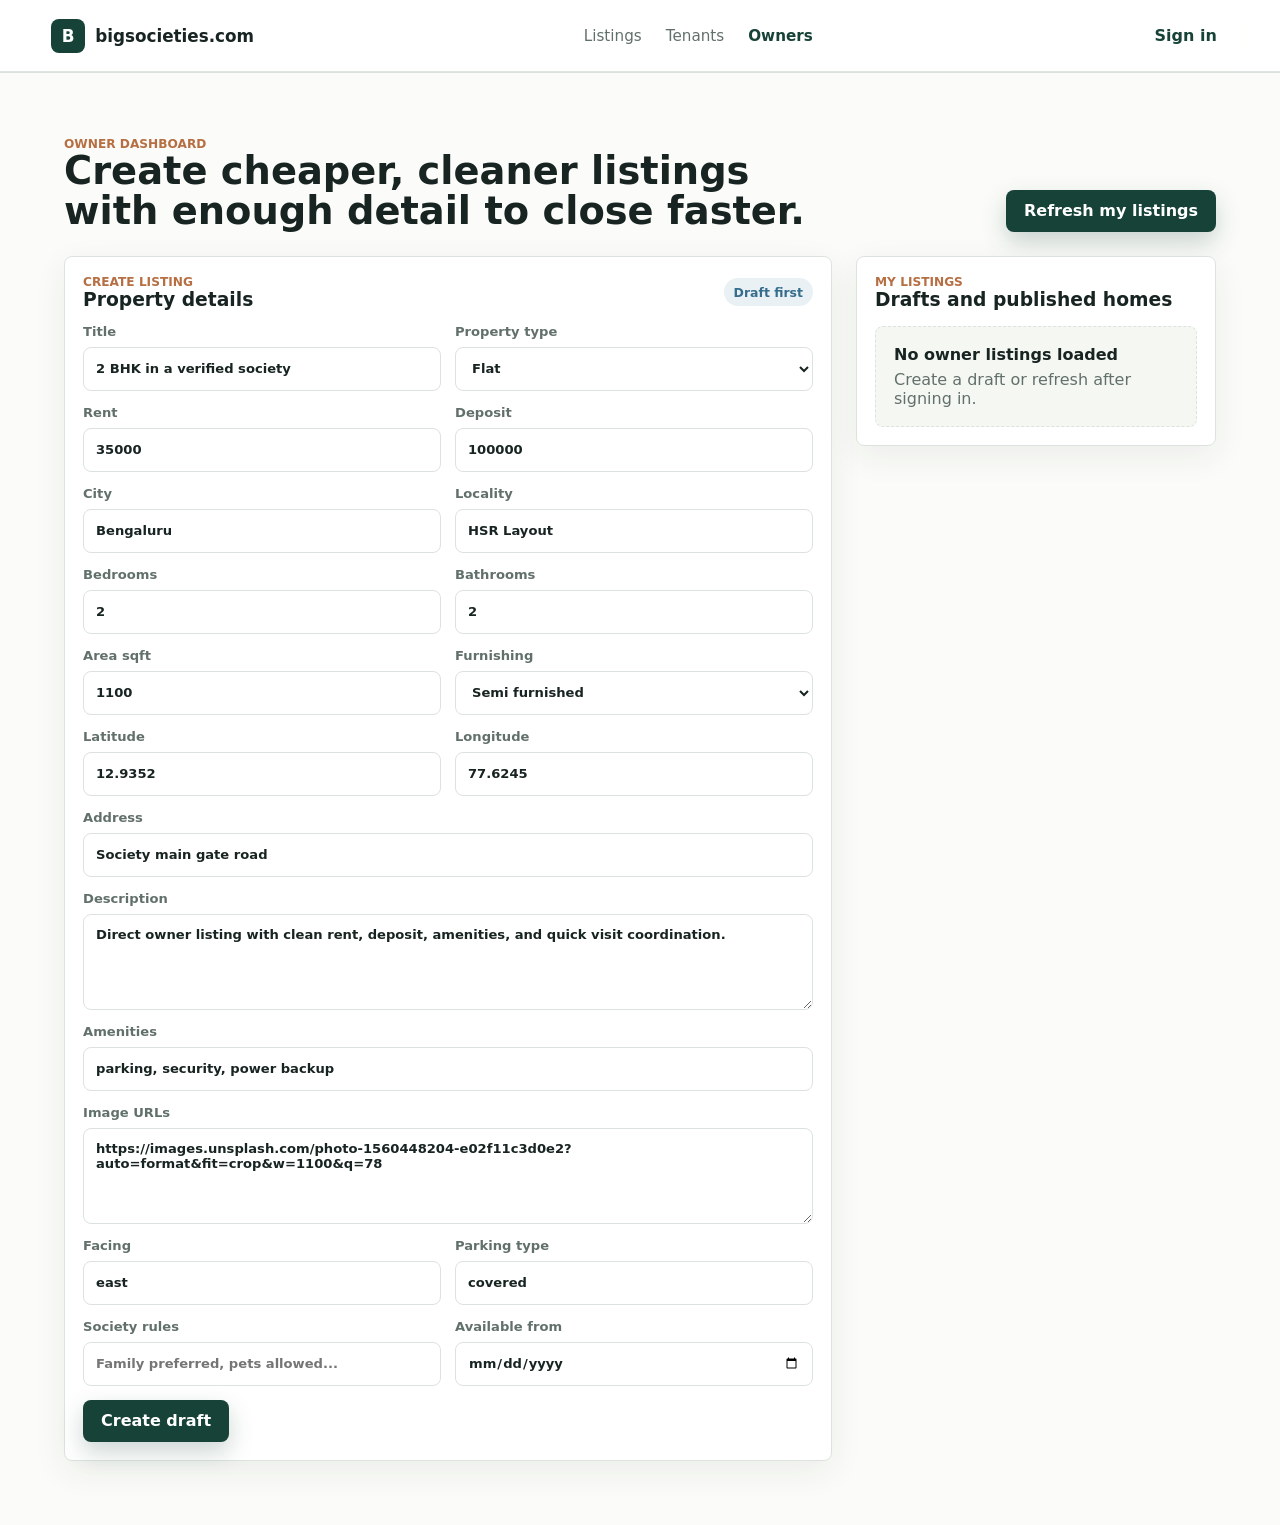
<file: frontend/owner-dashboard.html>
<!doctype html>
<html lang="en">
  <head>
    <meta charset="utf-8" />
    <meta name="viewport" content="width=device-width, initial-scale=1" />
    <title>Owner dashboard | bigsocieties.com</title>
    <link rel="stylesheet" href="./styles.css" />
  </head>
  <body data-page="owner">
    <header class="topbar">
      <a class="brand" href="./index.html" aria-label="bigsocieties.com home">
        <span class="brand-mark">B</span>
        <span>bigsocieties.com</span>
      </a>
      <nav class="nav-links" aria-label="Primary navigation">
        <a href="./index.html#listings">Listings</a>
        <a href="./tenant-dashboard.html">Tenants</a>
        <a class="active" href="./owner-dashboard.html">Owners</a>
      </nav>
      <div class="topbar-actions">
        <button class="ghost-button" id="open-login" type="button">Sign in</button>
      </div>
    </header>

    <main>
      <section class="dashboard-shell dashboard-page-hero" id="owner-dashboard">
        <div class="dashboard-heading">
          <div>
            <p class="eyebrow">Owner dashboard</p>
            <h2>Create cheaper, cleaner listings with enough detail to close faster.</h2>
          </div>
          <button class="primary-button" id="load-owner-listings" type="button">Refresh my listings</button>
        </div>

        <div class="owner-dashboard-grid">
          <form class="dashboard-panel listing-editor" id="create-listing-form">
            <div class="panel-heading">
              <div>
                <p class="eyebrow">Create listing</p>
                <h3>Property details</h3>
              </div>
              <span class="draft-badge">Draft first</span>
            </div>
            <div class="form-grid">
              <label>Title <input id="owner-title" required minlength="5" value="2 BHK in a verified society" /></label>
              <label>Property type <select id="owner-property-type"><option value="flat">Flat</option><option value="plot">Plot</option></select></label>
              <label>Rent <input id="owner-rent" required type="number" min="1" step="1000" value="35000" /></label>
              <label>Deposit <input id="owner-deposit" required type="number" min="0" step="1000" value="100000" /></label>
              <label>City <input id="owner-city" required value="Bengaluru" /></label>
              <label>Locality <input id="owner-locality" required value="HSR Layout" /></label>
              <label>Bedrooms <input id="owner-bedrooms" type="number" min="0" max="20" value="2" /></label>
              <label>Bathrooms <input id="owner-bathrooms" type="number" min="0" max="20" value="2" /></label>
              <label>Area sqft <input id="owner-area" type="number" min="1" value="1100" /></label>
              <label>Furnishing <select id="owner-furnishing"><option value="">Not applicable</option><option value="unfurnished">Unfurnished</option><option value="semi_furnished" selected>Semi furnished</option><option value="fully_furnished">Fully furnished</option></select></label>
              <label>Latitude <input id="owner-latitude" required type="number" step="0.000001" value="12.9352" /></label>
              <label>Longitude <input id="owner-longitude" required type="number" step="0.000001" value="77.6245" /></label>
            </div>
            <label>Address <input id="owner-address" required value="Society main gate road" /></label>
            <label>Description <textarea id="owner-description" required minlength="20">Direct owner listing with clean rent, deposit, amenities, and quick visit coordination.</textarea></label>
            <label>Amenities <input id="owner-amenities" value="parking, security, power backup" /></label>
            <label>Image URLs <textarea id="owner-images" placeholder="One image URL per line">https://images.unsplash.com/photo-1560448204-e02f11c3d0e2?auto=format&fit=crop&w=1100&q=78</textarea></label>
            <div class="form-grid">
              <label>Facing <input id="owner-facing" value="east" /></label>
              <label>Parking type <input id="owner-parking-type" value="covered" /></label>
              <label>Society rules <input id="owner-rules" placeholder="Family preferred, pets allowed..." /></label>
              <label>Available from <input id="owner-available-from" type="date" /></label>
            </div>
            <div class="form-actions">
              <button class="primary-button" type="submit">Create draft</button>
              <output id="owner-create-output"></output>
            </div>
          </form>

          <aside class="dashboard-panel owner-list-panel">
            <div class="panel-heading">
              <div>
                <p class="eyebrow">My listings</p>
                <h3>Drafts and published homes</h3>
              </div>
            </div>
            <div class="owner-listings" id="owner-listings"></div>
          </aside>
        </div>
      </section>
    </main>

    <dialog class="auth-dialog" id="auth-dialog">
      <form method="dialog" class="dialog-shell">
        <button class="close-button" aria-label="Close" value="cancel">×</button>
        <div>
          <h2>Account access</h2>
          <p>Sign in or create a tenant/owner account.</p>
        </div>
        <div class="segmented-control auth-tabs" role="tablist" aria-label="Authentication mode">
          <button class="segment active" type="button" data-auth-mode="login">Sign in</button>
          <button class="segment" type="button" data-auth-mode="register">Register</button>
        </div>
        <label>Email <input id="login-email" type="email" autocomplete="email" /></label>
        <label>Password <input id="login-password" type="password" autocomplete="current-password" /></label>
        <div class="register-only">
          <label>Role <select id="register-role"><option value="tenant">Tenant</option><option value="owner">Owner</option></select></label>
          <label>Phone <input id="register-phone" type="tel" autocomplete="tel" placeholder="Optional" /></label>
        </div>
        <button class="primary-button" id="login-button" type="button">Sign in</button>
        <output id="login-output"></output>
      </form>
    </dialog>

    <script src="./config.js"></script>
    <script src="./app.js" type="module"></script>
  </body>
</html>
</file>
<file: frontend/styles.css>
:root {
  color-scheme: light;
  --ink: #182421;
  --muted: #62706c;
  --line: #dce3df;
  --paper: #ffffff;
  --wash: #f5f7f2;
  --forest: #164237;
  --leaf: #28745f;
  --clay: #b66f43;
  --sun: #f4c95d;
  --blue: #366d8c;
  --shadow: 0 18px 50px rgba(24, 36, 33, 0.14);
  font-family:
    Inter, ui-sans-serif, system-ui, -apple-system, BlinkMacSystemFont, "Segoe UI",
    sans-serif;
}

* {
  box-sizing: border-box;
}

html {
  scroll-behavior: smooth;
}

body {
  margin: 0;
  color: var(--ink);
  background: var(--wash);
}

button,
input,
select,
textarea {
  font: inherit;
}

button {
  cursor: pointer;
}

.topbar {
  position: sticky;
  top: 0;
  z-index: 20;
  display: grid;
  grid-template-columns: auto 1fr auto;
  align-items: center;
  gap: 24px;
  min-height: 72px;
  padding: 12px clamp(18px, 4vw, 56px);
  background: rgba(255, 255, 255, 0.91);
  border-bottom: 1px solid rgba(220, 227, 223, 0.88);
  backdrop-filter: blur(16px);
}

.brand,
.nav-links a {
  color: inherit;
  text-decoration: none;
}

.brand {
  display: inline-flex;
  align-items: center;
  gap: 10px;
  font-weight: 800;
  font-size: 1.05rem;
}

.brand-mark {
  display: grid;
  place-items: center;
  width: 34px;
  height: 34px;
  color: #fff;
  background: var(--forest);
  border-radius: 8px;
}

.nav-links {
  display: flex;
  justify-content: center;
  gap: 24px;
  color: var(--muted);
  font-size: 0.95rem;
}

.nav-links a.active {
  color: var(--forest);
  font-weight: 850;
}

body[data-page="home"] .page-surface:not(.home-surface),
body[data-page="tenant"] .page-surface:not(.tenant-surface),
body[data-page="owner"] .page-surface:not(.owner-surface) {
  display: none;
}

.topbar-actions {
  display: flex;
  gap: 10px;
}

.primary-button,
.secondary-button,
.ghost-button,
.text-button {
  min-height: 42px;
  border: 0;
  border-radius: 8px;
  font-weight: 750;
}

.primary-button {
  display: inline-flex;
  align-items: center;
  justify-content: center;
  color: #fff;
  background: var(--forest);
  padding: 0 18px;
  box-shadow: 0 10px 24px rgba(22, 66, 55, 0.22);
  text-decoration: none;
}

.secondary-button {
  color: var(--forest);
  background: #e9f2ed;
  padding: 0 16px;
}

.ghost-button,
.text-button {
  color: var(--forest);
  background: transparent;
  padding: 0 12px;
}

.hero {
  position: relative;
  min-height: min(760px, calc(100vh - 24px));
  display: grid;
  align-items: end;
  padding: clamp(24px, 5vw, 72px);
  overflow: hidden;
}

.hero-media {
  position: absolute;
  inset: 0;
  background:
    linear-gradient(90deg, rgba(10, 29, 25, 0.86), rgba(10, 29, 25, 0.45), rgba(10, 29, 25, 0.18)),
    url("https://images.unsplash.com/photo-1600585154340-be6161a56a0c?auto=format&fit=crop&w=1800&q=82")
      center / cover;
}

.hero-content {
  position: relative;
  width: min(100%, 1120px);
  display: grid;
  gap: 18px;
  color: #fff;
}

.eyebrow {
  margin: 0;
  color: var(--clay);
  font-weight: 850;
  font-size: 0.76rem;
  letter-spacing: 0;
  text-transform: uppercase;
}

.hero .eyebrow {
  color: var(--sun);
}

h1,
h2,
p {
  margin-top: 0;
}

h1 {
  margin-bottom: 0;
  font-size: clamp(4rem, 11vw, 9rem);
  line-height: 0.88;
  letter-spacing: 0;
}

h2 {
  margin-bottom: 8px;
  font-size: clamp(1.55rem, 3vw, 2.5rem);
  line-height: 1.05;
  letter-spacing: 0;
}

.hero-copy {
  max-width: 700px;
  margin-bottom: 10px;
  color: rgba(255, 255, 255, 0.88);
  font-size: clamp(1rem, 1.8vw, 1.25rem);
  line-height: 1.55;
}

.search-panel {
  display: grid;
  grid-template-columns: 1.35fr 1fr 0.78fr 0.95fr auto;
  gap: 12px;
  align-items: end;
  max-width: 1120px;
  padding: 14px;
  background: rgba(255, 255, 255, 0.95);
  border: 1px solid rgba(255, 255, 255, 0.72);
  border-radius: 8px;
  box-shadow: var(--shadow);
}

label {
  display: grid;
  gap: 8px;
  color: var(--muted);
  font-size: 0.82rem;
  font-weight: 750;
}

input,
select,
textarea {
  width: 100%;
  min-height: 44px;
  color: var(--ink);
  background: var(--paper);
  border: 1px solid var(--line);
  border-radius: 8px;
  padding: 0 12px;
  outline: 0;
}

input:focus,
select:focus,
textarea:focus {
  border-color: var(--leaf);
  box-shadow: 0 0 0 3px rgba(40, 116, 95, 0.15);
}

.summary-band {
  display: grid;
  grid-template-columns: repeat(3, 1fr);
  gap: 1px;
  background: var(--line);
  border-block: 1px solid var(--line);
}

.summary-band div {
  display: grid;
  gap: 5px;
  padding: 22px clamp(18px, 5vw, 56px);
  background: #fff;
}

.summary-band strong {
  font-size: clamp(1.6rem, 4vw, 2.35rem);
  line-height: 1;
}

.summary-band span {
  color: var(--muted);
}

.workspace {
  display: grid;
  grid-template-columns: minmax(220px, 280px) minmax(0, 1fr) minmax(280px, 380px);
  gap: 24px;
  align-items: start;
  padding: clamp(22px, 4vw, 56px);
}

.filters,
.detail-panel,
.owner-card {
  background: var(--paper);
  border: 1px solid var(--line);
  border-radius: 8px;
  box-shadow: 0 10px 34px rgba(24, 36, 33, 0.07);
}

.filters {
  position: sticky;
  top: 94px;
  display: grid;
  gap: 18px;
  padding: 18px;
}

.panel-heading,
.results-header {
  display: flex;
  align-items: center;
  justify-content: space-between;
  gap: 14px;
}

.panel-heading h2,
.results-header h2 {
  margin: 0;
}

fieldset {
  display: grid;
  gap: 10px;
  margin: 0;
  padding: 0;
  border: 0;
}

legend {
  margin-bottom: 8px;
  color: var(--muted);
  font-size: 0.82rem;
  font-weight: 750;
}

.check {
  grid-template-columns: auto 1fr;
  align-items: center;
  color: var(--ink);
  font-size: 0.94rem;
  font-weight: 650;
}

.check input {
  width: 18px;
  min-height: 18px;
}

.results {
  display: grid;
  gap: 18px;
}

.status-line {
  min-height: 22px;
  color: var(--muted);
}

.listing-grid {
  display: grid;
  grid-template-columns: repeat(2, minmax(0, 1fr));
  gap: 18px;
}

.listing-card {
  display: grid;
  overflow: hidden;
  padding: 0;
  color: inherit;
  background: #fff;
  border: 1px solid var(--line);
  border-radius: 8px;
  text-align: left;
  box-shadow: 0 8px 30px rgba(24, 36, 33, 0.08);
}

.listing-card.selected {
  border-color: var(--leaf);
  box-shadow: 0 0 0 3px rgba(40, 116, 95, 0.14), 0 8px 30px rgba(24, 36, 33, 0.08);
}

.listing-card img {
  width: 100%;
  aspect-ratio: 4 / 3;
  object-fit: cover;
  background: #d7ded7;
}

.listing-body {
  display: grid;
  gap: 12px;
  padding: 14px;
}

.listing-title {
  display: flex;
  justify-content: space-between;
  gap: 12px;
}

.listing-title h3 {
  margin: 0;
  font-size: 1.04rem;
  line-height: 1.25;
}

.rent {
  color: var(--forest);
  white-space: nowrap;
  font-weight: 850;
}

.meta-row,
.amenity-row {
  display: flex;
  flex-wrap: wrap;
  gap: 8px;
}

.pill {
  display: inline-flex;
  align-items: center;
  min-height: 28px;
  padding: 0 9px;
  color: var(--forest);
  background: #edf5f1;
  border-radius: 999px;
  font-size: 0.78rem;
  font-weight: 800;
}

.detail-panel {
  position: sticky;
  top: 94px;
  min-height: 520px;
  overflow: hidden;
}

.detail-image {
  width: 100%;
  aspect-ratio: 16 / 10;
  object-fit: cover;
  background: #d7ded7;
}

.detail-body,
.empty-detail {
  display: grid;
  gap: 14px;
  padding: 18px;
}

.empty-detail {
  min-height: 520px;
  place-content: center;
  color: var(--muted);
  text-align: center;
}

.empty-detail span {
  color: var(--ink);
  font-weight: 850;
  font-size: 1.15rem;
}

.detail-body h2 {
  margin: 0;
}

.description {
  color: var(--muted);
  line-height: 1.55;
}

.fact-list {
  display: grid;
  grid-template-columns: repeat(2, 1fr);
  gap: 10px;
}

.fact {
  display: grid;
  gap: 3px;
  min-height: 72px;
  padding: 12px;
  background: var(--wash);
  border-radius: 8px;
}

.fact span {
  color: var(--muted);
  font-size: 0.77rem;
  font-weight: 750;
}

.fact strong {
  align-self: end;
}

.inquiry-form {
  display: grid;
  gap: 10px;
}

.inquiry-form textarea {
  min-height: 104px;
  padding-top: 12px;
  resize: vertical;
}

.detail-actions {
  display: grid;
  grid-template-columns: 1fr 1fr;
  gap: 10px;
}

.dashboard-shell {
  display: grid;
  gap: 24px;
  padding: clamp(24px, 5vw, 64px);
  background: #fbfcf9;
  border-top: 1px solid var(--line);
}

.dashboard-heading {
  display: flex;
  align-items: end;
  justify-content: space-between;
  gap: 24px;
}

.dashboard-heading h2 {
  max-width: 760px;
  margin: 0;
}

.segmented-control {
  display: inline-grid;
  grid-template-columns: repeat(3, minmax(96px, 1fr));
  gap: 4px;
  padding: 4px;
  background: #e9efea;
  border: 1px solid var(--line);
  border-radius: 8px;
}

.segment {
  min-height: 38px;
  padding: 0 12px;
  color: var(--muted);
  background: transparent;
  border: 0;
  border-radius: 6px;
  font-weight: 800;
}

.segment.active {
  color: var(--forest);
  background: #fff;
  box-shadow: 0 4px 14px rgba(24, 36, 33, 0.08);
}

.dashboard-grid,
.owner-dashboard-grid {
  display: grid;
  grid-template-columns: minmax(0, 1fr) minmax(280px, 360px);
  gap: 24px;
  align-items: start;
}

.tenant-tab-panel {
  display: none;
}

.tenant-tab-panel.active {
  display: grid;
}

.dashboard-panel {
  display: grid;
  gap: 16px;
  padding: 18px;
  background: var(--paper);
  border: 1px solid var(--line);
  border-radius: 8px;
  box-shadow: 0 10px 34px rgba(24, 36, 33, 0.07);
}

.dashboard-panel h3,
.dashboard-panel h4 {
  margin: 0;
}

.wide-panel {
  min-width: 0;
}

.muted-copy {
  color: var(--muted);
  line-height: 1.55;
}

.unlock-card {
  display: grid;
  gap: 6px;
  padding: 16px;
  color: #fff;
  background: var(--forest);
  border-radius: 8px;
}

.unlock-card strong {
  font-size: 2.2rem;
  line-height: 1;
}

.wallet-row {
  display: flex;
  justify-content: space-between;
  gap: 16px;
  padding: 14px 0;
  border-bottom: 1px solid var(--line);
}

.wallet-row:last-child {
  border-bottom: 0;
}

.mini-listing-grid,
.interested-list,
.owner-listings {
  display: grid;
  gap: 12px;
}

.mini-listing-grid {
  grid-template-columns: repeat(2, minmax(0, 1fr));
}

.mini-listing-card,
.interest-item,
.owner-listing-row {
  display: grid;
  grid-template-columns: 96px minmax(0, 1fr);
  gap: 12px;
  align-items: center;
  padding: 10px;
  color: inherit;
  background: #f8faf7;
  border: 1px solid var(--line);
  border-radius: 8px;
  text-align: left;
}

.mini-listing-card img,
.interest-item img,
.owner-listing-row img {
  width: 96px;
  aspect-ratio: 1 / 1;
  object-fit: cover;
  background: #d7ded7;
  border-radius: 8px;
}

.mini-listing-card span,
.interest-item div,
.owner-listing-row div {
  min-width: 0;
}

.mini-listing-card strong,
.interest-item h4,
.owner-listing-row h4 {
  display: block;
  overflow: hidden;
  margin-bottom: 5px;
  text-overflow: ellipsis;
  white-space: nowrap;
}

.mini-listing-card small,
.interest-item p,
.owner-listing-row p {
  margin: 0;
  color: var(--muted);
  line-height: 1.35;
}

.interest-actions {
  display: flex;
  flex-wrap: wrap;
  gap: 8px;
  margin-top: 10px;
}

.empty-inline {
  display: grid;
  gap: 6px;
  padding: 18px;
  color: var(--muted);
  background: var(--wash);
  border: 1px dashed var(--line);
  border-radius: 8px;
}

.empty-inline strong {
  color: var(--ink);
}

.account-facts {
  display: grid;
  grid-template-columns: repeat(2, minmax(0, 1fr));
  gap: 10px;
}

.dashboard-form,
.listing-editor {
  display: grid;
  gap: 14px;
}

.form-grid {
  display: grid;
  grid-template-columns: repeat(2, minmax(0, 1fr));
  gap: 14px;
}

.listing-editor textarea {
  min-height: 96px;
  padding-top: 12px;
  resize: vertical;
}

.form-actions {
  display: flex;
  align-items: center;
  gap: 14px;
}

.form-actions output {
  color: var(--muted);
}

.draft-badge,
.status-badge {
  display: inline-flex;
  align-items: center;
  width: fit-content;
  min-height: 28px;
  padding: 0 10px;
  color: var(--blue);
  background: #e9f1f5;
  border-radius: 999px;
  font-size: 0.78rem;
  font-weight: 850;
}

.owner-list-panel {
  position: sticky;
  top: 94px;
}

.owner-band {
  display: grid;
  grid-template-columns: minmax(0, 1fr) minmax(280px, 420px);
  gap: 32px;
  align-items: center;
  padding: clamp(30px, 6vw, 80px) clamp(22px, 5vw, 72px);
  background: #e6ece8;
  border-top: 1px solid var(--line);
}

.owner-copy {
  max-width: 720px;
}

.owner-copy p {
  color: var(--muted);
  font-size: 1.05rem;
  line-height: 1.6;
}

.owner-card {
  display: grid;
  gap: 14px;
  padding: 18px;
}

.pricing-output,
#login-output,
.form-output {
  min-height: 24px;
  color: var(--muted);
  font-size: 0.92rem;
}

.auth-dialog {
  width: min(94vw, 430px);
  padding: 0;
  border: 0;
  border-radius: 8px;
  box-shadow: var(--shadow);
}

.auth-dialog::backdrop {
  background: rgba(14, 24, 21, 0.45);
  backdrop-filter: blur(4px);
}

.dialog-shell {
  position: relative;
  display: grid;
  gap: 14px;
  padding: 24px;
}

.auth-tabs {
  grid-template-columns: repeat(2, 1fr);
}

.register-only {
  display: none;
  gap: 14px;
}

.dialog-shell.register-mode .register-only {
  display: grid;
}

.dialog-shell h2 {
  margin-bottom: 0;
}

.dialog-shell p {
  color: var(--muted);
  line-height: 1.5;
}

.close-button {
  position: absolute;
  top: 12px;
  right: 12px;
  width: 34px;
  height: 34px;
  color: var(--muted);
  background: #f0f3ef;
  border: 0;
  border-radius: 8px;
  font-size: 1.4rem;
}

@media (max-width: 1180px) {
  .workspace {
    grid-template-columns: 240px minmax(0, 1fr);
  }

  .detail-panel {
    position: static;
    grid-column: 1 / -1;
  }

  .owner-dashboard-grid {
    grid-template-columns: 1fr;
  }

  .owner-list-panel {
    position: static;
  }
}

@media (max-width: 860px) {
  .topbar {
    grid-template-columns: 1fr auto;
  }

  .nav-links {
    display: none;
  }

  .topbar-actions {
    justify-content: end;
  }

  .search-panel,
  .workspace,
  .owner-band {
    grid-template-columns: 1fr;
  }

  .filters {
    position: static;
  }

  .listing-grid,
  .summary-band,
  .dashboard-grid,
  .mini-listing-grid {
    grid-template-columns: 1fr;
  }

  .dashboard-heading {
    align-items: start;
    flex-direction: column;
  }

  .segmented-control {
    width: 100%;
  }

  .form-grid,
  .account-facts {
    grid-template-columns: 1fr;
  }
}

@media (max-width: 560px) {
  .topbar {
    gap: 10px;
    padding: 10px 14px;
  }

  .brand span:last-child,
  .ghost-button {
    display: none;
  }

  .hero {
    min-height: 700px;
    padding: 18px;
  }

  h1 {
    font-size: clamp(3.4rem, 21vw, 5.2rem);
  }

  .search-panel {
    padding: 12px;
  }

  .workspace {
    padding: 18px;
  }

  .results-header {
    align-items: start;
    flex-direction: column;
  }

  .fact-list {
    grid-template-columns: 1fr;
  }

  .detail-actions,
  .segmented-control {
    grid-template-columns: 1fr;
  }

  .mini-listing-card,
  .interest-item,
  .owner-listing-row {
    grid-template-columns: 72px minmax(0, 1fr);
  }

  .mini-listing-card img,
  .interest-item img,
  .owner-listing-row img {
    width: 72px;
  }
}
</file>
